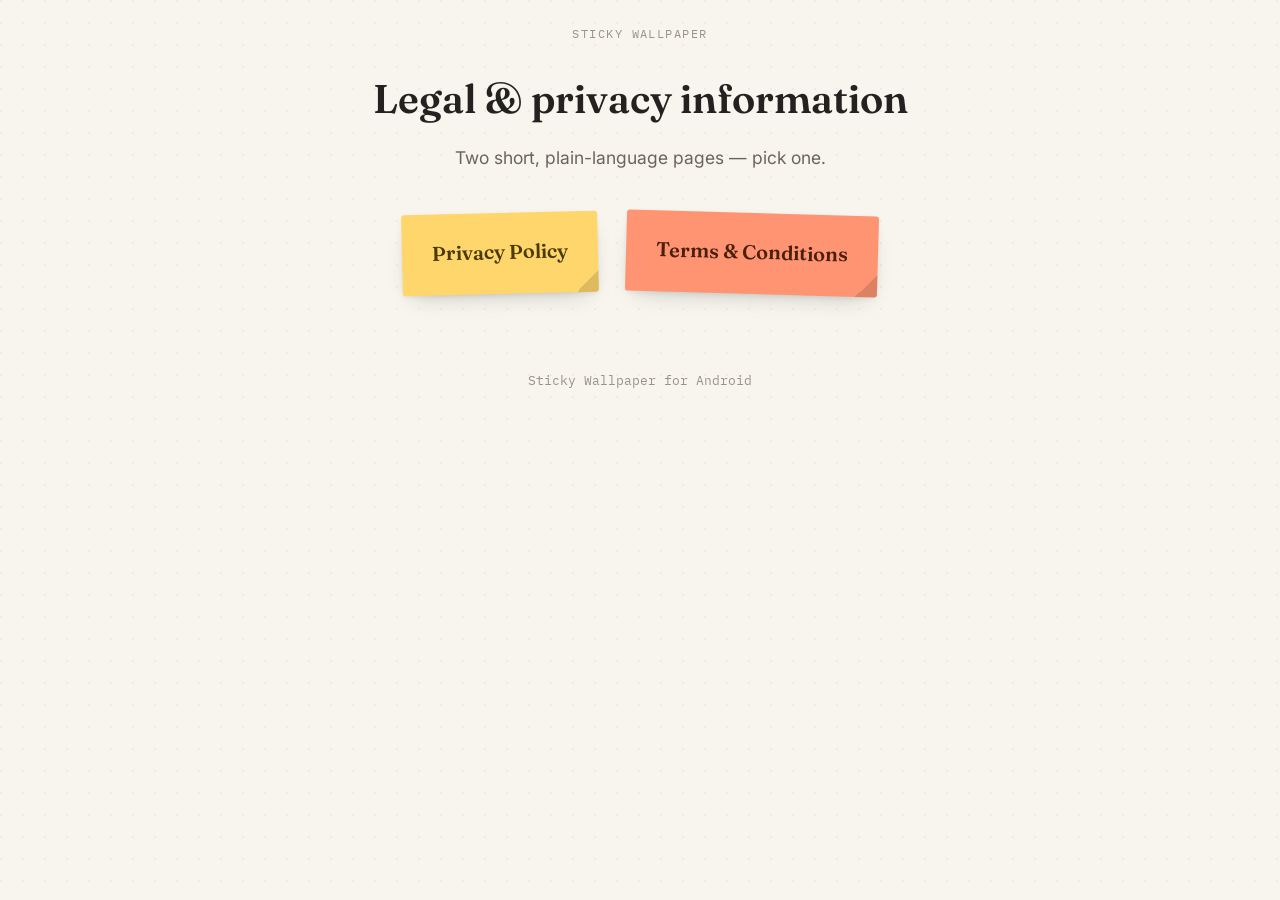
<file: index.html>
<!DOCTYPE html>
<html lang="en">
<head>
<meta charset="UTF-8">
<meta name="viewport" content="width=device-width, initial-scale=1.0">
<title>Sticky Wallpaper — Legal</title>
<meta name="description" content="Privacy Policy and Terms & Conditions for the Sticky Wallpaper Android app.">
<link rel="preconnect" href="https://fonts.googleapis.com">
<link rel="preconnect" href="https://fonts.gstatic.com" crossorigin>
<link href="https://fonts.googleapis.com/css2?family=Fraunces:opsz,wght@9..144,600&amp;family=Inter:wght@400;500;600&amp;family=IBM+Plex+Mono:wght@400;500&amp;display=swap" rel="stylesheet">
<link rel="stylesheet" href="style.css">
</head>
<body>
<div class="page index-hero">

  <p class="eyebrow">Sticky Wallpaper</p>
  <h1 style="font-family:var(--serif); font-weight:600; font-size:clamp(28px,5vw,40px); margin:0 0 12px;">Legal &amp; privacy information</h1>
  <p class="lede" style="max-width:520px; margin:0 auto;">Two short, plain-language pages — pick one.</p>

  <div class="index-notes">
    <a class="note note--yellow" href="privacy-policy.html">
      <h2>Privacy Policy</h2>
    </a>
    <a class="note note--coral" href="terms.html">
      <h2>Terms &amp; Conditions</h2>
    </a>
  </div>

  <p class="meta" style="margin-top:48px;">Sticky Wallpaper for Android</p>

</div>
</body>
</html>
</file>
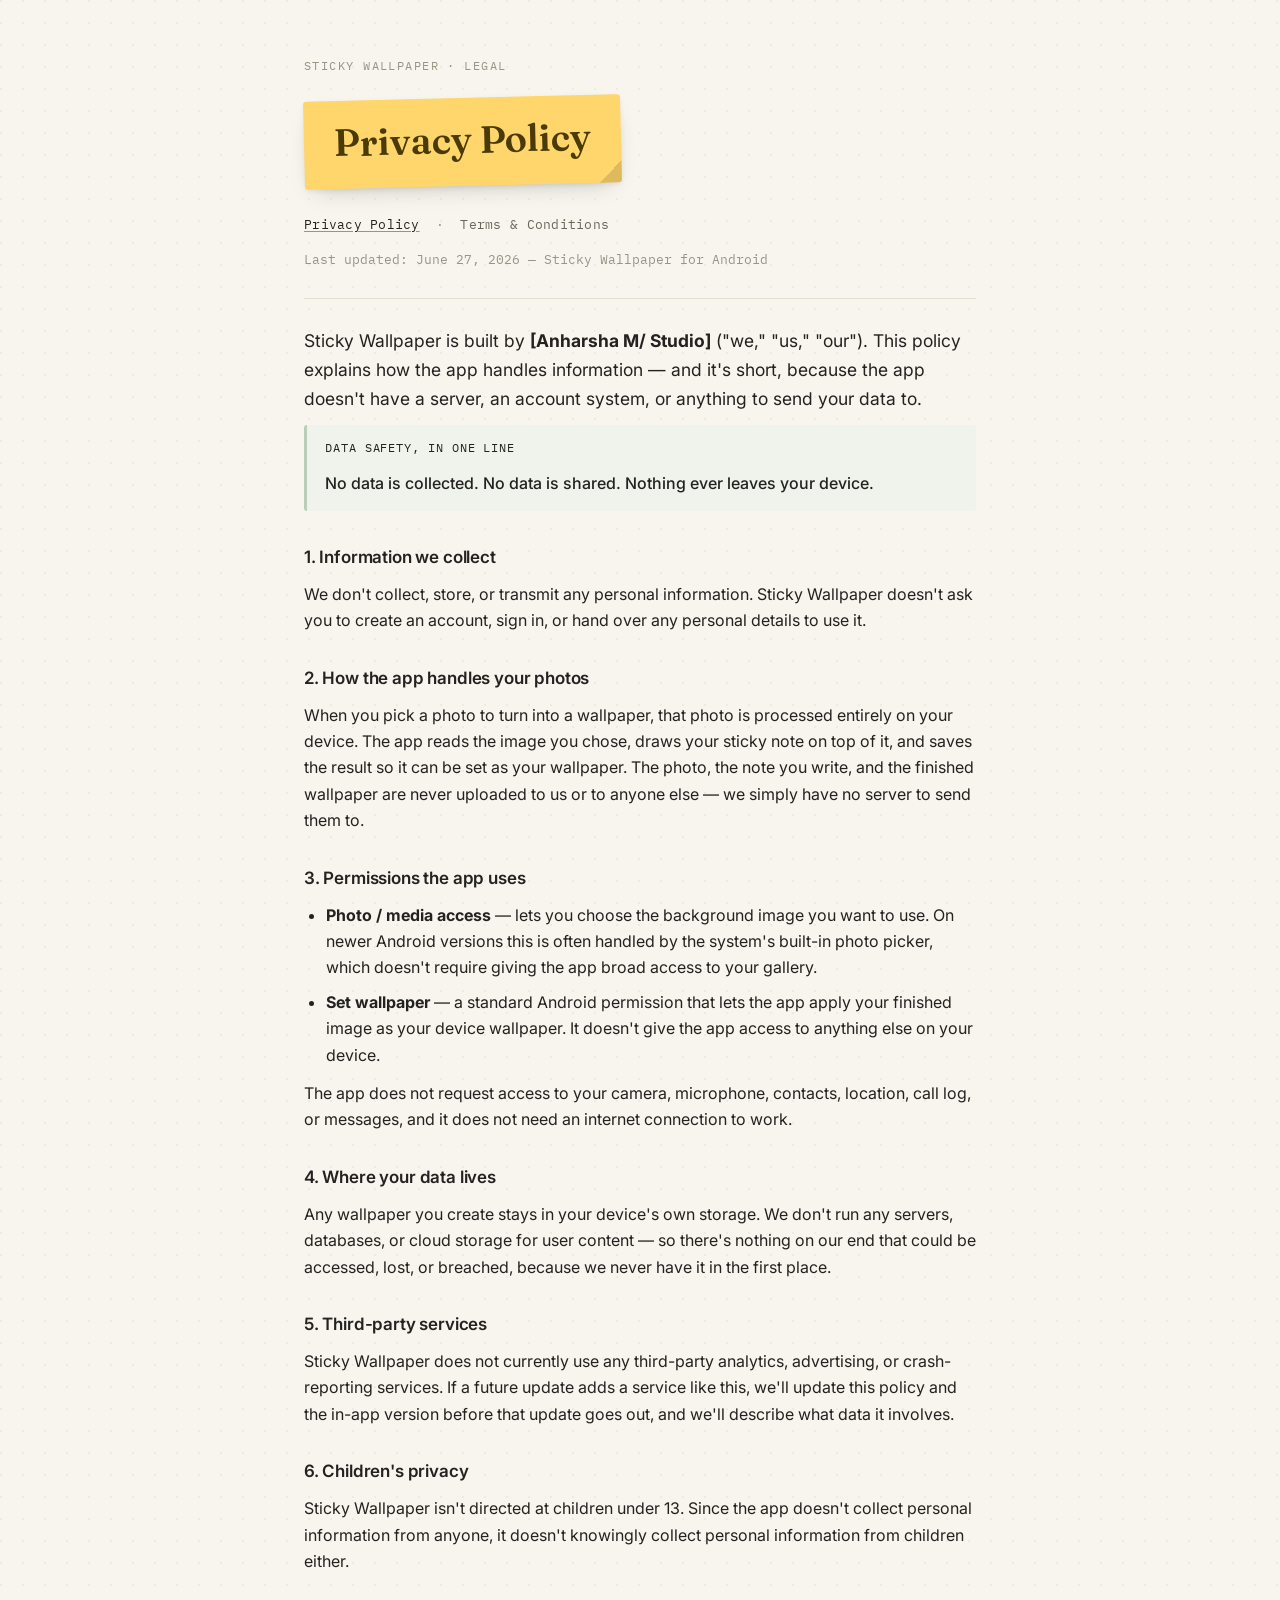
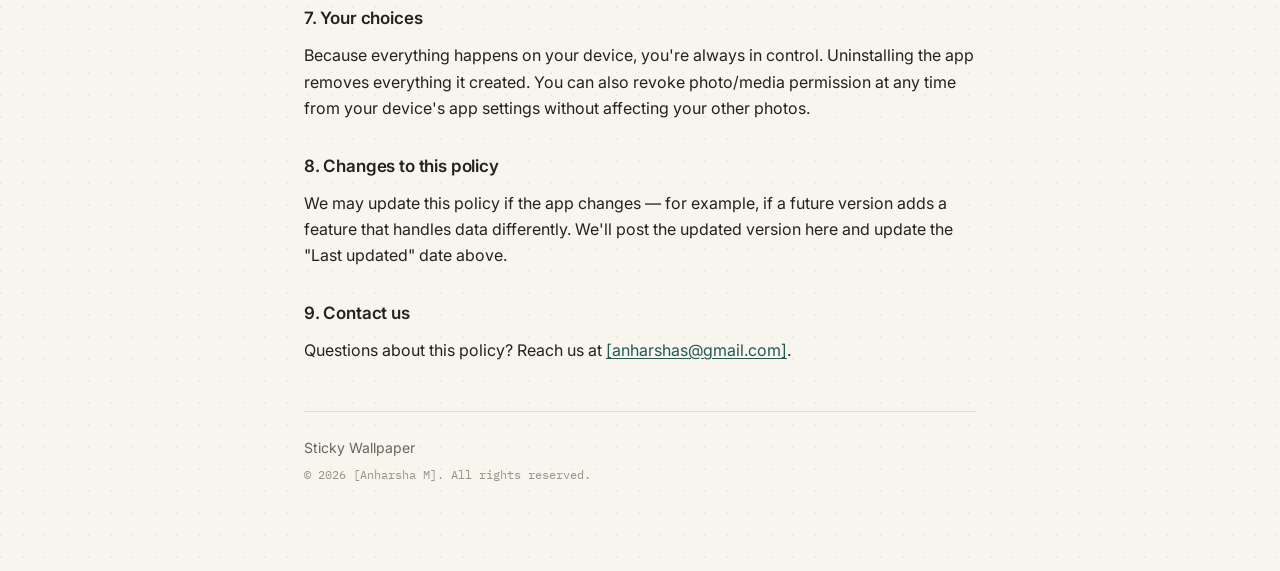
<file: privacy-policy.html>
<!DOCTYPE html>
<html lang="en">
<head>
<meta charset="UTF-8">
<meta name="viewport" content="width=device-width, initial-scale=1.0">
<title>Privacy Policy — Sticky Wallpaper</title>
<meta name="description" content="Privacy Policy for the Sticky Wallpaper Android app.">
<link rel="preconnect" href="https://fonts.googleapis.com">
<link rel="preconnect" href="https://fonts.gstatic.com" crossorigin>
<link href="https://fonts.googleapis.com/css2?family=Fraunces:opsz,wght@9..144,600&amp;family=Inter:wght@400;500;600&amp;family=IBM+Plex+Mono:wght@400;500&amp;display=swap" rel="stylesheet">
<link rel="stylesheet" href="style.css">
</head>
<body>
<!--
  TODO before publishing — replace these placeholders:
  - [Your Name / Studio]      → who legally publishes this app
  - [your-support-email]      → a real inbox you check
  - Confirm the "Last updated" date if you edit this file later
-->
<div class="page">

  <header class="page-head">
    <p class="eyebrow">Sticky Wallpaper · Legal</p>
    <div class="note note--yellow">
      <h1>Privacy Policy</h1>
    </div>
    <nav class="tabs" aria-label="Legal pages">
      <a href="privacy-policy.html" class="tabs__link is-active">Privacy Policy</a>
      <span class="tabs__sep">·</span>
      <a href="terms.html" class="tabs__link">Terms &amp; Conditions</a>
    </nav>
    <p class="meta">Last updated: June 27, 2026 — Sticky Wallpaper for Android</p>
  </header>

  <main class="doc">

    <p class="lede">Sticky Wallpaper is built by <strong>[Anharsha M/ Studio]</strong> ("we," "us," "our"). This policy explains how the app handles information — and it's short, because the app doesn't have a server, an account system, or anything to send your data to.</p>

    <div class="callout">
      <p class="callout__label">Data safety, in one line</p>
      <p>No data is collected. No data is shared. Nothing ever leaves your device.</p>
    </div>

    <section>
      <h2>1. Information we collect</h2>
      <p>We don't collect, store, or transmit any personal information. Sticky Wallpaper doesn't ask you to create an account, sign in, or hand over any personal details to use it.</p>
    </section>

    <section>
      <h2>2. How the app handles your photos</h2>
      <p>When you pick a photo to turn into a wallpaper, that photo is processed entirely on your device. The app reads the image you chose, draws your sticky note on top of it, and saves the result so it can be set as your wallpaper. The photo, the note you write, and the finished wallpaper are never uploaded to us or to anyone else — we simply have no server to send them to.</p>
    </section>

    <section>
      <h2>3. Permissions the app uses</h2>
      <ul>
        <li><strong>Photo / media access</strong> — lets you choose the background image you want to use. On newer Android versions this is often handled by the system's built-in photo picker, which doesn't require giving the app broad access to your gallery.</li>
        <li><strong>Set wallpaper</strong> — a standard Android permission that lets the app apply your finished image as your device wallpaper. It doesn't give the app access to anything else on your device.</li>
      </ul>
      <p>The app does not request access to your camera, microphone, contacts, location, call log, or messages, and it does not need an internet connection to work.</p>
    </section>

    <section>
      <h2>4. Where your data lives</h2>
      <p>Any wallpaper you create stays in your device's own storage. We don't run any servers, databases, or cloud storage for user content — so there's nothing on our end that could be accessed, lost, or breached, because we never have it in the first place.</p>
    </section>

    <section>
      <h2>5. Third-party services</h2>
      <p>Sticky Wallpaper does not currently use any third-party analytics, advertising, or crash-reporting services. If a future update adds a service like this, we'll update this policy and the in-app version before that update goes out, and we'll describe what data it involves.</p>
    </section>

    <section>
      <h2>6. Children's privacy</h2>
      <p>Sticky Wallpaper isn't directed at children under 13. Since the app doesn't collect personal information from anyone, it doesn't knowingly collect personal information from children either.</p>
    </section>

    <section>
      <h2>7. Your choices</h2>
      <p>Because everything happens on your device, you're always in control. Uninstalling the app removes everything it created. You can also revoke photo/media permission at any time from your device's app settings without affecting your other photos.</p>
    </section>

    <section>
      <h2>8. Changes to this policy</h2>
      <p>We may update this policy if the app changes — for example, if a future version adds a feature that handles data differently. We'll post the updated version here and update the "Last updated" date above.</p>
    </section>

    <section>
      <h2>9. Contact us</h2>
      <p>Questions about this policy? Reach us at <a href="mailto:[anharshas@gmail.com]">[anharshas@gmail.com]</a>.</p>
    </section>

  </main>

  <footer class="page-foot">
    <p>Sticky Wallpaper</p>
    <p class="fineprint">© 2026 [Anharsha M]. All rights reserved.</p>
  </footer>

</div>
</body>
</html>
</file>
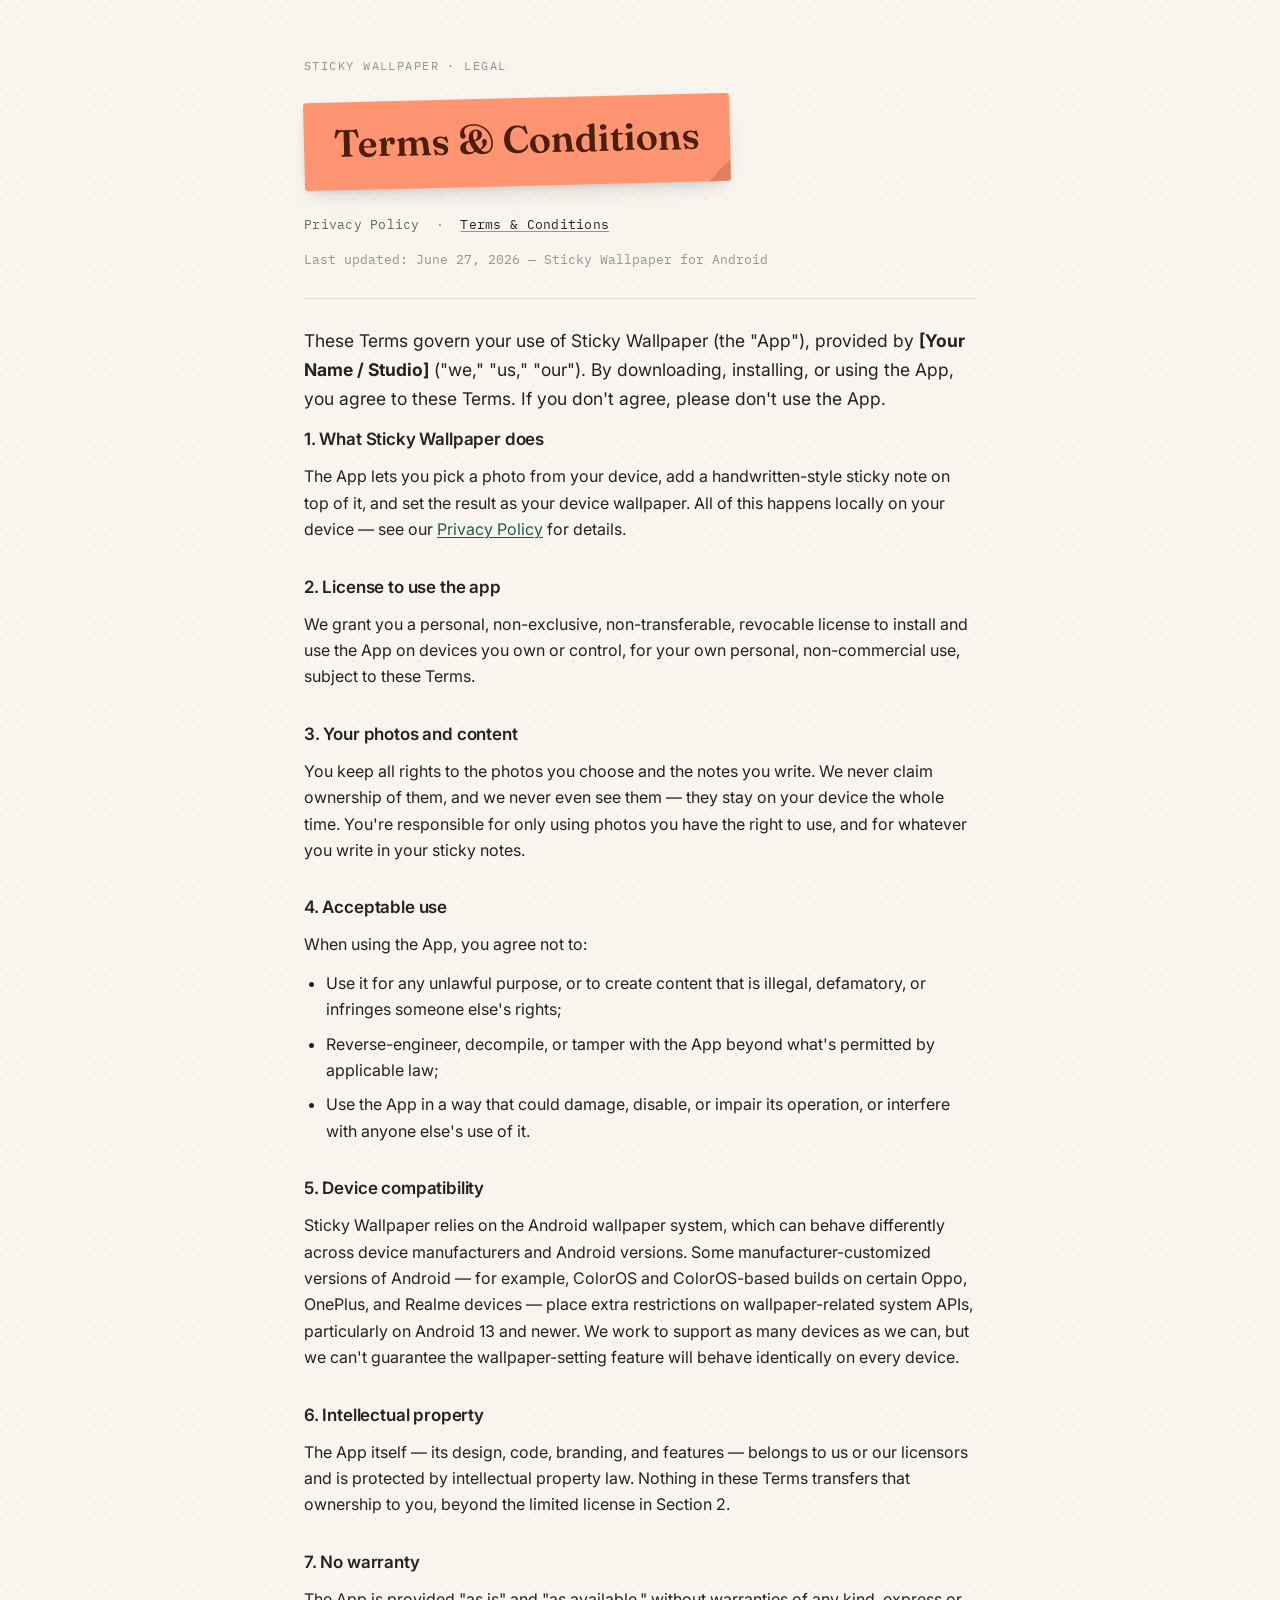
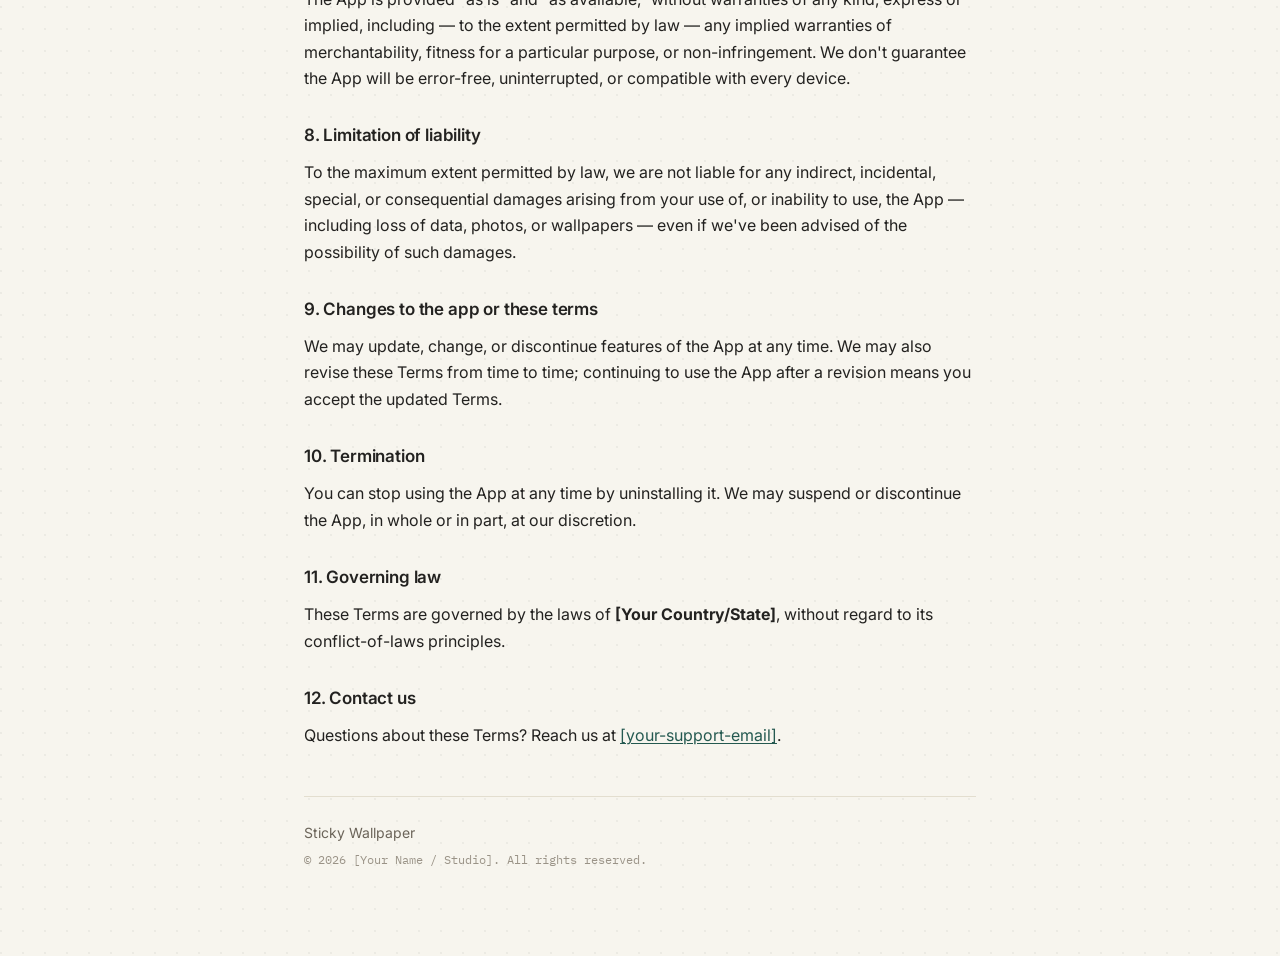
<file: terms.html>
<!DOCTYPE html>
<html lang="en">
<head>
<meta charset="UTF-8">
<meta name="viewport" content="width=device-width, initial-scale=1.0">
<title>Terms &amp; Conditions — Sticky Wallpaper</title>
<meta name="description" content="Terms and Conditions for the Sticky Wallpaper Android app.">
<link rel="preconnect" href="https://fonts.googleapis.com">
<link rel="preconnect" href="https://fonts.gstatic.com" crossorigin>
<link href="https://fonts.googleapis.com/css2?family=Fraunces:opsz,wght@9..144,600&amp;family=Inter:wght@400;500;600&amp;family=IBM+Plex+Mono:wght@400;500&amp;display=swap" rel="stylesheet">
<link rel="stylesheet" href="style.css">
</head>
<body>
<!--
  TODO before publishing — replace these placeholders:
  - [Your Name / Studio]        → who legally publishes this app
  - [your-support-email]        → a real inbox you check
  - [Your Country/State]        → the jurisdiction whose law governs these Terms
-->
<div class="page">

  <header class="page-head">
    <p class="eyebrow">Sticky Wallpaper · Legal</p>
    <div class="note note--coral">
      <h1>Terms &amp; Conditions</h1>
    </div>
    <nav class="tabs" aria-label="Legal pages">
      <a href="privacy-policy.html" class="tabs__link">Privacy Policy</a>
      <span class="tabs__sep">·</span>
      <a href="terms.html" class="tabs__link is-active">Terms &amp; Conditions</a>
    </nav>
    <p class="meta">Last updated: June 27, 2026 — Sticky Wallpaper for Android</p>
  </header>

  <main class="doc">

    <p class="lede">These Terms govern your use of Sticky Wallpaper (the "App"), provided by <strong>[Your Name / Studio]</strong> ("we," "us," "our"). By downloading, installing, or using the App, you agree to these Terms. If you don't agree, please don't use the App.</p>

    <section>
      <h2>1. What Sticky Wallpaper does</h2>
      <p>The App lets you pick a photo from your device, add a handwritten-style sticky note on top of it, and set the result as your device wallpaper. All of this happens locally on your device — see our <a href="privacy-policy.html">Privacy Policy</a> for details.</p>
    </section>

    <section>
      <h2>2. License to use the app</h2>
      <p>We grant you a personal, non-exclusive, non-transferable, revocable license to install and use the App on devices you own or control, for your own personal, non-commercial use, subject to these Terms.</p>
    </section>

    <section>
      <h2>3. Your photos and content</h2>
      <p>You keep all rights to the photos you choose and the notes you write. We never claim ownership of them, and we never even see them — they stay on your device the whole time. You're responsible for only using photos you have the right to use, and for whatever you write in your sticky notes.</p>
    </section>

    <section>
      <h2>4. Acceptable use</h2>
      <p>When using the App, you agree not to:</p>
      <ul>
        <li>Use it for any unlawful purpose, or to create content that is illegal, defamatory, or infringes someone else's rights;</li>
        <li>Reverse-engineer, decompile, or tamper with the App beyond what's permitted by applicable law;</li>
        <li>Use the App in a way that could damage, disable, or impair its operation, or interfere with anyone else's use of it.</li>
      </ul>
    </section>

    <section>
      <h2>5. Device compatibility</h2>
      <p>Sticky Wallpaper relies on the Android wallpaper system, which can behave differently across device manufacturers and Android versions. Some manufacturer-customized versions of Android — for example, ColorOS and ColorOS-based builds on certain Oppo, OnePlus, and Realme devices — place extra restrictions on wallpaper-related system APIs, particularly on Android 13 and newer. We work to support as many devices as we can, but we can't guarantee the wallpaper-setting feature will behave identically on every device.</p>
    </section>

    <section>
      <h2>6. Intellectual property</h2>
      <p>The App itself — its design, code, branding, and features — belongs to us or our licensors and is protected by intellectual property law. Nothing in these Terms transfers that ownership to you, beyond the limited license in Section 2.</p>
    </section>

    <section>
      <h2>7. No warranty</h2>
      <p>The App is provided "as is" and "as available," without warranties of any kind, express or implied, including — to the extent permitted by law — any implied warranties of merchantability, fitness for a particular purpose, or non-infringement. We don't guarantee the App will be error-free, uninterrupted, or compatible with every device.</p>
    </section>

    <section>
      <h2>8. Limitation of liability</h2>
      <p>To the maximum extent permitted by law, we are not liable for any indirect, incidental, special, or consequential damages arising from your use of, or inability to use, the App — including loss of data, photos, or wallpapers — even if we've been advised of the possibility of such damages.</p>
    </section>

    <section>
      <h2>9. Changes to the app or these terms</h2>
      <p>We may update, change, or discontinue features of the App at any time. We may also revise these Terms from time to time; continuing to use the App after a revision means you accept the updated Terms.</p>
    </section>

    <section>
      <h2>10. Termination</h2>
      <p>You can stop using the App at any time by uninstalling it. We may suspend or discontinue the App, in whole or in part, at our discretion.</p>
    </section>

    <section>
      <h2>11. Governing law</h2>
      <p>These Terms are governed by the laws of <strong>[Your Country/State]</strong>, without regard to its conflict-of-laws principles.</p>
    </section>

    <section>
      <h2>12. Contact us</h2>
      <p>Questions about these Terms? Reach us at <a href="mailto:[your-support-email]">[your-support-email]</a>.</p>
    </section>

  </main>

  <footer class="page-foot">
    <p>Sticky Wallpaper</p>
    <p class="fineprint">© 2026 [Your Name / Studio]. All rights reserved.</p>
  </footer>

</div>
</body>
</html>
</file>
<file: style.css>
/* Sticky Wallpaper — legal pages
   Theme: a torn page off a notepad. One signature element (the sticky-note
   title card) carries the personality; everything else stays quiet and
   easy to read, because these are pages people need to actually trust. */

:root{
  --paper: #F7F5EE;
  --paper-edge: #EFEBDD;
  --ink: #232220;
  --ink-soft: #6b6459;
  --ink-faint: #9a9387;
  --line: #E3DECF;

  --yellow: #FFD66B;
  --yellow-ink: #4a3a06;
  --coral: #FF9472;
  --coral-ink: #4a1f0c;

  --link: #245950;
  --link-hover: #16382f;

  --callout-bg: #EFF3EC;
  --callout-line: #B9CDB8;

  --radius: 3px;
  --shadow: 0 10px 24px -12px rgba(35,34,32,0.28), 0 2px 6px -2px rgba(35,34,32,0.12);

  --serif: "Fraunces", Georgia, serif;
  --sans: "Inter", -apple-system, BlinkMacSystemFont, "Segoe UI", sans-serif;
  --mono: "IBM Plex Mono", ui-monospace, SFMono-Regular, Menlo, monospace;
}

*{ box-sizing: border-box; }

html{ -webkit-text-size-adjust: 100%; }

body{
  margin: 0;
  background: var(--paper);
  background-image:
    radial-gradient(circle at 1px 1px, rgba(35,34,32,0.05) 1px, transparent 1.6px);
  background-size: 22px 22px;
  color: var(--ink);
  font-family: var(--sans);
  font-size: 16px;
  line-height: 1.65;
  -webkit-font-smoothing: antialiased;
}

a{ color: var(--link); text-decoration-thickness: 1px; text-underline-offset: 2px; }
a:hover{ color: var(--link-hover); }
a:focus-visible, button:focus-visible{
  outline: 2px solid var(--link);
  outline-offset: 3px;
}

.page{
  max-width: 720px;
  margin: 0 auto;
  padding: 56px 24px 80px;
}

/* ---------- header ---------- */

.eyebrow{
  font-family: var(--mono);
  font-size: 12px;
  letter-spacing: 0.12em;
  text-transform: uppercase;
  color: var(--ink-faint);
  margin: 0 0 22px;
}

.note{
  position: relative;
  display: inline-block;
  padding: 22px 30px 26px;
  border-radius: var(--radius);
  box-shadow: var(--shadow);
  transform: rotate(-1.4deg);
  margin: 0 0 28px;
}
.note--yellow{ background: var(--yellow); }
.note--coral{ background: var(--coral); }
.note::after{
  /* a small folded corner, like the note is lifting off the page */
  content: "";
  position: absolute;
  right: 0;
  bottom: 0;
  width: 22px;
  height: 22px;
  background: linear-gradient(135deg, transparent 50%, rgba(0,0,0,0.13) 50%);
  border-bottom-right-radius: var(--radius);
}
.note h1{
  font-family: var(--serif);
  font-weight: 600;
  font-size: clamp(28px, 5vw, 38px);
  line-height: 1.05;
  margin: 0;
}
.note--yellow h1{ color: var(--yellow-ink); }
.note--coral h1{ color: var(--coral-ink); }

nav.tabs{
  font-family: var(--mono);
  font-size: 13px;
  letter-spacing: 0.02em;
  margin: 0 0 6px;
}
nav.tabs a{ text-decoration: none; color: var(--ink-soft); }
nav.tabs a:hover{ color: var(--link); }
nav.tabs a.is-active{
  color: var(--ink);
  text-decoration: underline;
  text-decoration-color: var(--ink-faint);
}
nav.tabs .tabs__sep{ color: var(--ink-faint); margin: 0 8px; }

.meta{
  font-family: var(--mono);
  font-size: 12.5px;
  color: var(--ink-faint);
  margin: 14px 0 0;
}

.page-head{
  padding-bottom: 28px;
  margin-bottom: 28px;
  border-bottom: 1px solid var(--line);
}

/* ---------- document body ---------- */

.lede{
  font-size: 17.5px;
  color: var(--ink-soft);
  margin: 0 0 26px;
}

.callout{
  background: var(--callout-bg);
  border-left: 3px solid var(--callout-line);
  border-radius: var(--radius);
  padding: 14px 18px;
  margin: 0 0 32px;
}
.callout__label{
  font-family: var(--mono);
  font-size: 11.5px;
  letter-spacing: 0.08em;
  text-transform: uppercase;
  color: var(--ink-soft);
  margin: 0 0 4px;
}
.callout p:last-child{ margin: 0; font-weight: 500; }

.doc section{ margin: 0 0 30px; }

.doc h2{
  font-family: var(--sans);
  font-weight: 600;
  font-size: 17px;
  letter-spacing: -0.01em;
  margin: 0 0 10px;
}

.doc p{ margin: 0 0 12px; color: var(--ink); }
.doc p:last-child{ margin-bottom: 0; }

.doc ul{ margin: 0 0 12px; padding-left: 22px; }
.doc li{ margin-bottom: 8px; }
.doc li:last-child{ margin-bottom: 0; }

.rule{
  border: none;
  border-top: 1px solid var(--line);
  margin: 36px 0;
}

/* ---------- footer ---------- */

.page-foot{
  margin-top: 48px;
  padding-top: 24px;
  border-top: 1px solid var(--line);
  color: var(--ink-soft);
  font-size: 14px;
}
.page-foot p{ margin: 0 0 6px; }
.fineprint{
  font-family: var(--mono);
  font-size: 12px;
  color: var(--ink-faint);
}

/* ---------- index page ---------- */

.index-hero{ text-align: center; padding-top: 24px; }
.index-notes{
  display: flex;
  gap: 28px;
  justify-content: center;
  flex-wrap: wrap;
  margin-top: 40px;
}
.index-notes a.note{
  text-decoration: none;
  cursor: pointer;
  transition: transform 0.15s ease;
}
.index-notes a.note:nth-child(2){ transform: rotate(1.6deg); }
.index-notes a.note:hover{ transform: translateY(-4px) rotate(0deg); }
.index-notes .note h2{
  font-family: var(--serif);
  font-weight: 600;
  font-size: 20px;
  margin: 0;
}
.index-notes .note--yellow h2{ color: var(--yellow-ink); }
.index-notes .note--coral h2{ color: var(--coral-ink); }

@media (prefers-reduced-motion: reduce){
  .index-notes a.note{ transition: none; }
}

@media (max-width: 480px){
  .page{ padding: 36px 18px 60px; }
  .note{ padding: 18px 22px 22px; transform: rotate(-0.8deg); }
}
</file>
